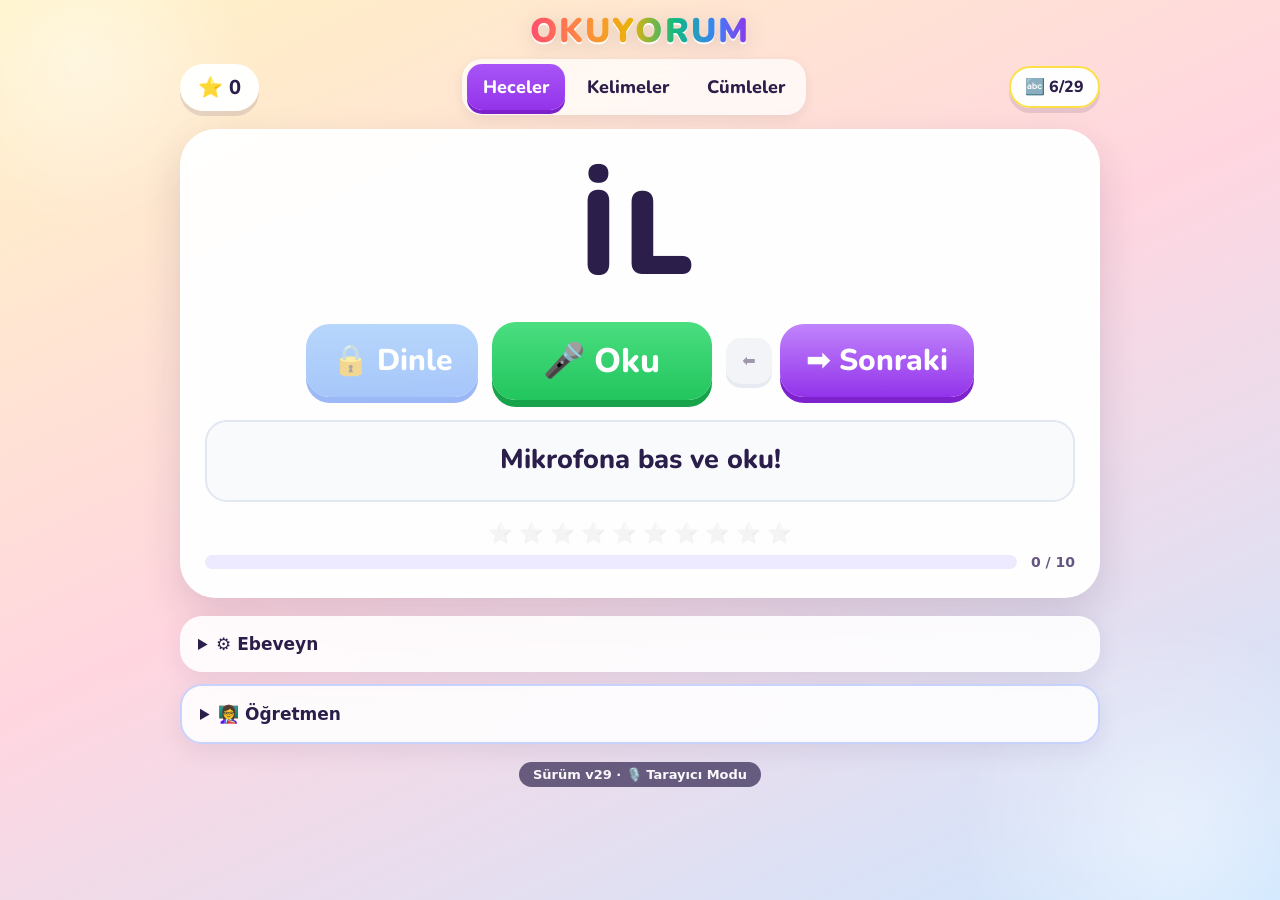
<file: index.html>
<!DOCTYPE html>
<html lang="tr">
<head>
  <meta charset="UTF-8">
  <meta name="viewport" content="width=device-width, initial-scale=1, viewport-fit=cover">
  <title>Okuyorum</title>
  <meta name="description" content="Okumayı yeni öğrenen çocuklar için sesli okuma uygulaması">
  <meta name="theme-color" content="#ff7a59">
  <link rel="manifest" href="manifest.json">
  <link rel="icon" href="icon-192.png">
  <link rel="apple-touch-icon" href="icon-192.png">
  <link rel="preconnect" href="https://fonts.googleapis.com">
  <link rel="preconnect" href="https://fonts.gstatic.com" crossorigin>
  <link href="https://fonts.googleapis.com/css2?family=Nunito:wght@700;800;900&display=swap" rel="stylesheet">
  <link rel="stylesheet" href="style.css">
</head>
<body>
  <!-- Okul ve sınıf başlığı -->
  <div class="school-banner" aria-live="polite">
    <span id="schoolTitle" class="school-title">OKUYORUM</span>
  </div>

  <!-- Üst çubuk: puan, seviye seçimi, sınıf ve harf seçimi -->
  <header class="topbar">
    <div id="score" class="pill score-pill" aria-live="polite">⭐ 0</div>
    <nav id="levels" class="levels" aria-label="Seviyeler">
      <button class="lvl" data-level="1">Heceler</button>
      <button class="lvl" data-level="2">Kelimeler</button>
      <button class="lvl" data-level="3">Cümleler</button>
      <button id="homeworkTab" class="lvl lvl-hw" data-level="4" hidden>📚 Ödev</button>
    </nav>
    <div class="top-right">
      <span id="classBadge" class="pill class-pill" hidden></span>
      <span id="lettersBadge" class="pill letters-pill">🔤 6/29</span>
    </div>
  </header>

  <!-- Ana okuma kartı -->
  <main id="card" class="card">
    <div id="stage" class="stage">
      <!-- Doğru okuyunca ödül emojisi burada görünür; okuma sırasında tamamen gizli -->
      <div id="reward" class="reward" aria-hidden="true"></div>

      <div id="word" class="word" aria-live="polite"></div>
    </div>

    <!-- Yapay zekâ kayıt süresi geri sayım çubuğu -->
    <div id="recTrack" class="rec-track" hidden><div id="recBar"></div></div>

    <div class="actions">
      <button id="listen" class="btn btn-listen" type="button">🔊 Dinle</button>
      <button id="mic" class="btn btn-mic" type="button">🎤 Oku</button>
      <div class="nav-group">
        <button id="prev" class="btn-prev" type="button" title="Önceki" aria-label="Önceki">⬅️</button>
        <button id="next" class="btn btn-next" type="button">➡️ Sonraki</button>
      </div>
    </div>

    <div id="msgWrap" class="msg-wrap" role="status" aria-live="polite">
      <span id="msgSource" class="msg-source" hidden></span>
      <span id="msg" class="msg">Mikrofona bas ve oku!</span>
      <span id="msgHeard" class="msg-heard" hidden></span>
    </div>

    <!-- 10 yıldızlı tur ilerleme çubuğu -->
    <div class="round-wrap" aria-label="Tur ilerlemesi">
      <div id="stars" class="stars" aria-hidden="true"></div>
      <div class="progress-row">
        <div class="progress" aria-hidden="true"><div id="bar"></div></div>
        <span id="roundLabel" class="round-label">0 / 10</span>
      </div>
    </div>
  </main>

  <!-- 1) Ebeveyn bölümü (çarpma sorusu kilidiyle açılır) -->
  <details id="parent" class="parent">
    <summary id="parentSummary">⚙️ Ebeveyn</summary>

    <!-- Yapay zekâ modu şimdilik arayüzde gizli (kodda korunuyor) -->
    <section id="aiSection" class="parent-section" hidden>
      <h3>🤖 Yapay zekâ modu (isteğe bağlı)</h3>
      <p>Gemini API anahtarınızı girerseniz çocuğun sesi yapay zekâ ile daha esnek değerlendirilir.</p>
      <input id="key" type="password" placeholder="AIza..." autocomplete="off">
      <div class="row">
        <button id="saveKey" class="small" type="button">Kaydet</button>
        <button id="testKey" class="small" type="button">Anahtarı test et</button>
        <button id="showKey" class="small ghost" type="button">👁️ Göster</button>
        <button id="clearKey" class="small ghost" type="button">Anahtarı sil</button>
      </div>
      <div id="keyState" class="key-state" role="status" aria-live="polite"></div>
    </section>

    <!-- 1. Sıra: Sınıf bağlantısı -->
    <section class="parent-section">
      <h3>🏫 Sınıf bağlantısı</h3>
      <div id="classJoinForm">
        <p>Öğretmeninizin paylaştığı sınıf davet kodunu girin:</p>
        <div class="row">
          <input id="classCodeInput" type="text" placeholder="Örn: 1B" autocomplete="off" style="flex:1;min-width:140px;text-transform:uppercase">
          <button id="joinClassBtn" class="small" type="button">Sınıfa bağlan</button>
        </div>
      </div>
      <div id="classConnectedBox" class="class-card" hidden>
        <div id="classConnectedInfo" class="class-card-title"></div>
        <button id="leaveClassBtn" class="small ghost" type="button">Sınıftan ayrıl</button>
      </div>
      <div id="classJoinState" class="key-state" role="status" aria-live="polite" hidden></div>
    </section>

    <!-- 2. Sıra: Okuma hızı -->
    <section class="parent-section">
      <h3>🔊 Okuma hızı</h3>
      <p>Kaydırıcıyı oynattığınızda hız otomatik seslendirilir.</p>
      <div class="rate-row">
        <input id="speechRate" type="range" min="0.5" max="1.4" step="0.05">
        <span id="speechRateLabel" class="rate-label"></span>
        <button id="testSpeech" class="small ghost" type="button">🔊 Hızı dene</button>
      </div>
    </section>

    <!-- 3. Sıra: Geldiğimiz harfler (isteğe bağlı geçici seçim) -->
    <section class="parent-section">
      <h3>🔤 Geldiğimiz harfler</h3>
      <p>Sınıfa bağlıysanız oyun her açılışta öğretmenin belirlediği harflerle başlar. Bu oturumda farklı harf çalışmak için seçebilirsiniz.</p>
      <button id="openLettersBtn" class="small" type="button">🔤 Geldiğimiz harfleri seç</button>
    </section>

    <!-- 4. Sıra: İlerleme sıfırlama -->
    <section class="parent-section">
      <h3>🧹 İlerleme</h3>
      <button id="resetAll" class="small danger" type="button">Puan ve ilerlemeyi sıfırla</button>
    </section>
  </details>

  <!-- 2) Öğretmen bölümü (kendi girişiyle açılır) -->
  <details id="teacherPanel" class="parent teacher-panel">
    <summary id="teacherSummary">👩‍🏫 Öğretmen</summary>

    <section class="parent-section">
      <div id="teacherLoginForm">
        <h3>👩‍🏫 Öğretmen Girişi</h3>
        <p>Sınıfınıza harf seviyesi belirlemek ve sayfa tarayıp ödev yayınlamak için giriş yapın.</p>
        <div class="stack-inputs">
          <input id="teacherEmail" type="email" placeholder="ogretmen@okul.com" autocomplete="username">
          <input id="teacherPass" type="password" placeholder="Şifre" autocomplete="current-password">
        </div>
        <div class="row">
          <button id="teacherLoginBtn" class="small" type="button">Giriş yap</button>
        </div>
        <div id="teacherAuthMsg" class="key-state" hidden></div>
      </div>

      <div id="teacherArea" hidden>
        <div class="teacher-bar">
          <span id="teacherInfo" class="teacher-info"></span>
          <div class="teacher-bar-actions">
            <a id="adminPageLink" href="admin.html" class="small admin-link-btn" hidden>👑 Yönetim Sayfası</a>
            <button id="teacherLogoutBtn" class="small ghost" type="button">Çıkış yap</button>
          </div>
        </div>

        <!-- Sınıfım & Paylaşım -->
        <div class="sub-box">
          <div id="teacherClassHeading" class="teacher-class-title">🏫 Sınıfım</div>
          <div id="teacherClassSelectWrap" hidden>
            <label class="field-label" for="teacherClassSelect">Sınıf seçin</label>
            <select id="teacherClassSelect" class="select-box"></select>
          </div>
          <div id="teacherCreateClassRow" class="row" hidden>
            <input id="newClassName" type="text" placeholder="Yeni sınıf adı (ör: 1B)" style="flex:1;min-width:150px">
            <button id="createClassBtn" class="small" type="button">+ Sınıf oluştur</button>
          </div>
          <div id="classShareRow" class="share-box" hidden>
            <label class="field-label" for="classShareUrl">Veli davet linki</label>
            <div class="share-line">
              <input id="classShareUrl" type="text" readonly>
            </div>
            <div class="row">
              <button id="whatsappShareBtn" class="small wa-btn" type="button">💬 WhatsApp'ta Paylaş</button>
              <button id="copyClassLinkBtn" class="small" type="button">📋 Linki Kopyala</button>
              <button id="previewClassBtn" class="small ghost" type="button">👁️ Bu sınıfa geç</button>
            </div>
          </div>
        </div>

        <!-- Geldiğimiz harfler (Öğretmen) -->
        <div id="teacherLettersBox" class="sub-box" hidden>
          <h4>🔤 Geldiğimiz Harfler</h4>
          <p>Öğrendiğiniz son harfe dokunun, otomatik kaydedilir. Öğrencilerin oyunu her açılışta bu harflerle başlar.</p>
          <div id="teacherLetterGrid" class="letter-grid"></div>
          <div id="teacherLetterInfo" class="picker-info"></div>
          <div id="teacherLetterState" class="key-state" hidden></div>
        </div>

        <!-- Kameradan sayfa tarama -->
        <div class="sub-box">
          <h4>📷 Kameradan sayfa tara ve yayınla</h4>
          <p>Fotoğraf yalnızca metni okumak için kullanılır, hiçbir yere kaydedilmez.</p>
          <input id="pageCameraInput" type="file" accept="image/*" capture="environment" hidden>
          <input id="pageGalleryInput" type="file" accept="image/*" hidden>
          <div class="row">
            <button id="scanCameraBtn" class="small" type="button">📷 Kamera ile tara</button>
            <button id="scanGalleryBtn" class="small ghost" type="button">🖼️ Galeriden seç</button>
            <button id="addManualRowBtn" class="small ghost" type="button">✏️ Elle ekle</button>
          </div>
          <div id="scanState" class="key-state" hidden></div>

          <!-- Taranan liste önizleme ve düzenleme -->
          <div id="scanReview" hidden>
            <div id="scanList" class="scan-list"></div>
            <label class="chk-inline">
              <input id="replaceHomeworkChk" type="checkbox" checked>
              <span>Önceki "Günün Ödevi" listesini yenisiyle değiştir</span>
            </label>
            <div class="row">
              <button id="publishScanBtn" class="small good-btn" type="button">🚀 Sınıfımda yayınla</button>
              <button id="clearScanBtn" class="small ghost" type="button">Listeyi temizle</button>
            </div>
          </div>
        </div>

        <!-- Mevcut sınıf kelimeleri -->
        <div id="classWordsBox" class="sub-box" hidden>
          <h4>📚 SINIFA AİT KELİMELER</h4>
          <div id="classWordsList" class="class-words-list"></div>
        </div>

        <!-- Harf sırası (Ebeveynden taşındı) -->
        <div class="sub-box">
          <h4>🧩 Harf sırası</h4>
          <p>Sınıfınızda farklı bir ses/harf sırası kullanıyorsanız düzenleyip kaydedin.</p>
          <textarea id="order" rows="3"></textarea>
          <div class="row">
            <button id="saveOrder" class="small" type="button">Sırayı kaydet</button>
            <button id="resetOrder" class="small ghost" type="button">Varsayılan (MEB 2024)</button>
          </div>
        </div>
      </div>
    </section>
  </details>

  <div id="ver" class="ver">Sürüm ?</div>

  <!-- Harf seçici ekran -->
  <div id="picker" class="overlay" hidden>
    <div class="picker-box" role="dialog" aria-modal="true" aria-labelledby="pickerTitle">
      <button id="pickerClose" class="picker-close" type="button" aria-label="Kapat">✕</button>
      <h2 id="pickerTitle">Hangi harfe kadar geldin?</h2>
      <p>Öğrendiğin <b>son harfe</b> dokun; otomatik kaydedilir.</p>
      <div id="letterGrid" class="letter-grid"></div>
      <div id="pickerInfo" class="picker-info"></div>
      <button id="startBtn" class="btn btn-start" type="button">✅ Tamam</button>
    </div>
  </div>

  <!-- Ebeveyn matematik kilidi -->
  <div id="gateModal" class="overlay" hidden>
    <div class="picker-box gate-box" role="dialog" aria-modal="true" aria-labelledby="gateTitle">
      <button id="gateClose" class="picker-close" type="button" aria-label="Kapat">✕</button>
      <h2 id="gateTitle">🔒 Ebeveyn Kontrolü</h2>
      <p>Devam etmek için çarpma sorusunu çözün:</p>
      <div id="gateQuestion" class="gate-q"></div>
      <form id="gateForm" class="gate-form">
        <input id="gateAnswer" class="gate-input" type="number" inputmode="numeric" autocomplete="off" placeholder="Cevap">
        <button id="gateSubmit" class="btn btn-start" type="submit">Giriş</button>
      </form>
      <div id="gateErr" class="gate-err" aria-live="polite"></div>
    </div>
  </div>

  <canvas id="confetti"></canvas>

  <script src="words.js"></script>
  <script src="cloud.js"></script>
  <script src="app.js"></script>
</body>
</html>
</file>
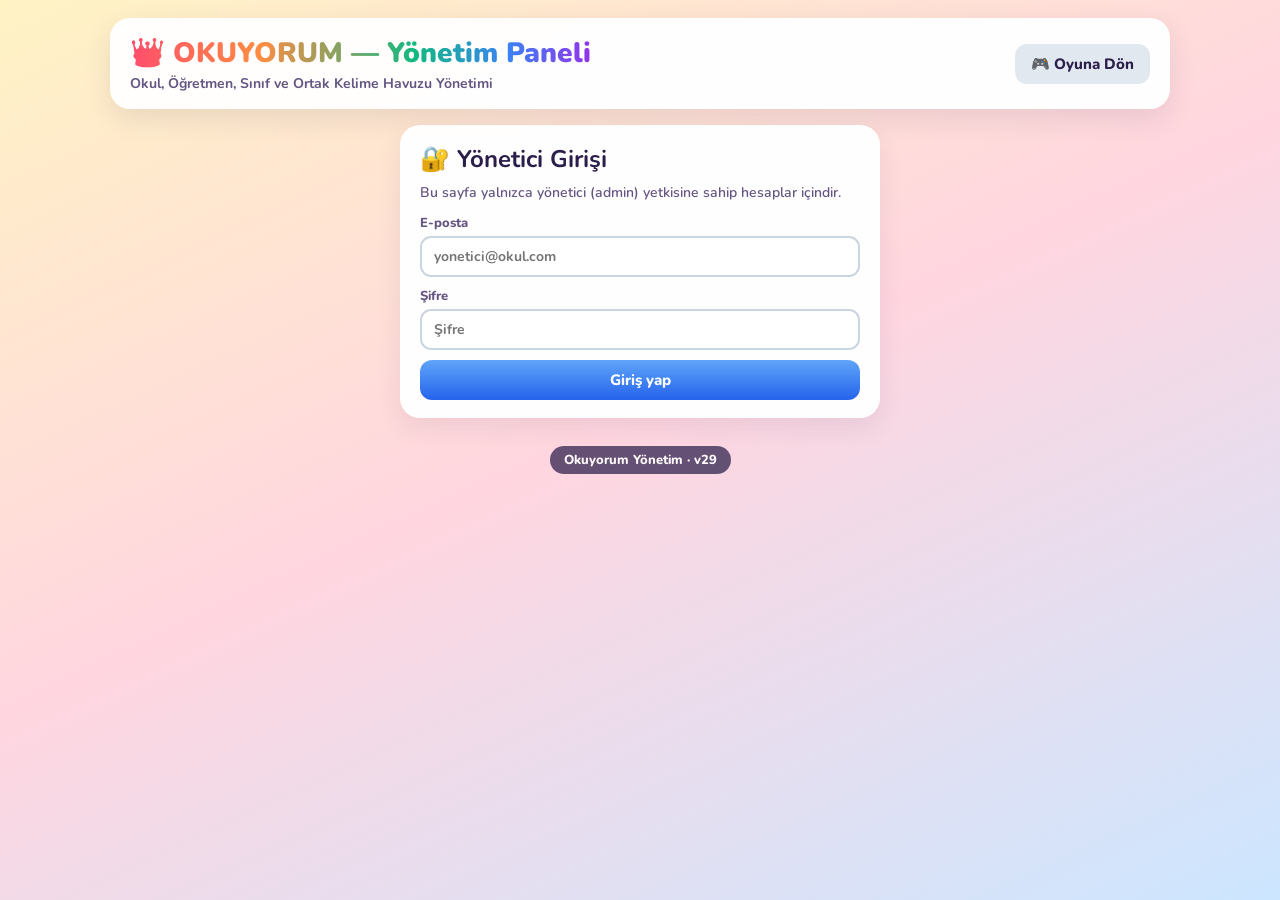
<file: admin.html>
<!DOCTYPE html>
<html lang="tr">
<head>
  <meta charset="UTF-8">
  <meta name="viewport" content="width=device-width, initial-scale=1, viewport-fit=cover">
  <title>Okuyorum — Yönetim Paneli</title>
  <meta name="theme-color" content="#ff7a59">
  <link rel="icon" href="icon-192.png">
  <link rel="preconnect" href="https://fonts.googleapis.com">
  <link rel="preconnect" href="https://fonts.gstatic.com" crossorigin>
  <link href="https://fonts.googleapis.com/css2?family=Nunito:wght@600;700;800;900&display=swap" rel="stylesheet">
  <link rel="stylesheet" href="admin.css">
</head>
<body>
  <header class="adm-header">
    <div class="adm-brand">
      <div class="adm-title">👑 OKUYORUM — Yönetim Paneli</div>
      <div class="adm-subtitle">Okul, Öğretmen, Sınıf ve Ortak Kelime Havuzu Yönetimi</div>
    </div>
    <div class="adm-header-actions">
      <span id="adminUserChip" class="adm-chip" hidden></span>
      <a href="index.html" class="adm-btn ghost">🎮 Oyuna Dön</a>
      <button id="adminLogoutBtn" class="adm-btn danger" type="button" hidden>Çıkış yap</button>
    </div>
  </header>

  <!-- Giriş kartı -->
  <section id="adminLoginCard" class="adm-card adm-narrow" hidden>
    <h2>🔐 Yönetici Girişi</h2>
    <p class="adm-muted">Bu sayfa yalnızca yönetici (admin) yetkisine sahip hesaplar içindir.</p>
    <form id="adminLoginForm" class="adm-stack">
      <label class="adm-label">
        E-posta
        <input id="adminEmail" type="email" placeholder="yonetici@okul.com" autocomplete="username" required>
      </label>
      <label class="adm-label">
        Şifre
        <input id="adminPass" type="password" placeholder="Şifre" autocomplete="current-password" required>
      </label>
      <button id="adminLoginBtn" class="adm-btn primary" type="submit">Giriş yap</button>
    </form>
    <div id="adminLoginMsg" class="adm-state" hidden></div>
  </section>

  <!-- Yetkisiz kullanıcı kartı -->
  <section id="adminDeniedCard" class="adm-card adm-narrow" hidden>
    <h2>⛔ Yönetici Yetkisi Gerekli</h2>
    <p class="adm-muted">Şu anda standart öğretmen hesabıyla oturum açık. Yönetim panelini kullanmak için yönetici hesabıyla giriş yapın.</p>
    <div class="adm-row">
      <a href="index.html" class="adm-btn primary">🎮 Oyuna Dön</a>
      <button id="adminSwitchAccountBtn" class="adm-btn ghost" type="button">Başka hesapla giriş yap</button>
    </div>
  </section>

  <!-- Ana Yönetim Paneli -->
  <main id="adminDash" class="adm-main" hidden>
    <!-- Özet KPI kartları -->
    <section class="adm-kpis" aria-label="Özet sayılar">
      <div class="kpi-card">
        <div class="kpi-num" id="kpiTeachers">0</div>
        <div class="kpi-lbl">👩‍🏫 Öğretmen</div>
      </div>
      <div class="kpi-card">
        <div class="kpi-num" id="kpiClasses">0</div>
        <div class="kpi-lbl">🏫 Sınıf</div>
      </div>
      <div class="kpi-card kpi-warn">
        <div class="kpi-num" id="kpiPending">0</div>
        <div class="kpi-lbl">⏳ Onay Bekleyen</div>
      </div>
      <div class="kpi-card kpi-good">
        <div class="kpi-num" id="kpiGlobal">0</div>
        <div class="kpi-lbl">📚 Bulut Ortak Kelime</div>
      </div>
    </section>

    <div id="edgeUpgradeNotice" class="adm-notice" hidden>
      ℹ️ Öğretmen listeleme/düzenleme için Supabase üzerindeki <code>create-teacher</code> Edge Function kodunu güncelleyin (sınıf ve kelime yönetimi şu anda da çalışır).
    </div>

    <!-- Sekmeler -->
    <nav class="adm-tabs" aria-label="Yönetim sekmeleri">
      <button id="tabBtnTeachers" class="adm-tab active" type="button">👩‍🏫 Öğretmenler & Sınıflar</button>
      <button id="tabBtnPending" class="adm-tab" type="button">
        ✅ Onay Kuyruğu <span id="pendingTabBadge" class="tab-badge" hidden>0</span>
      </button>
      <button id="tabBtnGlobal" class="adm-tab" type="button">📚 Ortak Kelime Havuzu</button>
    </nav>

    <!-- SEKME 1: ÖĞRETMENLER VE SINIFLAR -->
    <section id="tabTeachers" class="adm-tab-panel">
      <div class="adm-grid-2">
        <!-- Yeni öğretmen + sınıf ekle -->
        <div class="adm-card">
          <h3>➕ Yeni Öğretmen & Sınıf Ekle</h3>
          <p class="adm-muted">Okul adı, öğretmen ve sınıf girin; hesap otomatik onaylı açılır ve sınıf öğretmene atanır.</p>
          <div class="adm-stack">
            <input id="newTeacherSchool" type="text" placeholder="Okul adı (ör: ALİ KUŞÇU İLKOKULU)" autocomplete="off" style="text-transform:uppercase">
            <input id="newTeacherName" type="text" placeholder="Öğretmen adı (ör: Ayşe Yılmaz)" autocomplete="off">
            <input id="newTeacherEmail" type="email" placeholder="ogretmen@okul.com" autocomplete="off">
            <input id="newTeacherPass" type="password" placeholder="Şifre (en az 6 karakter)" autocomplete="new-password">
            <input id="newTeacherClass" type="text" placeholder="Sınıf (ör: 1B veya 1F)" autocomplete="off" style="text-transform:uppercase">
            <button id="createTeacherBtn" class="adm-btn primary" type="button">+ Öğretmen & Sınıf Oluştur</button>
          </div>
          <div id="createTeacherState" class="adm-state" hidden></div>
        </div>

        <!-- Yeni sınıf oluştur -->
        <div class="adm-card">
          <h3>🏫 Ek Sınıf Oluştur</h3>
          <p class="adm-muted">Mevcut bir öğretmene veya yöneticiye yeni şube/sınıf ekleyin.</p>
          <div class="adm-stack">
            <input id="newClassSchool" type="text" placeholder="Okul adı (ör: ALİ KUŞÇU İLKOKULU)" autocomplete="off" style="text-transform:uppercase">
            <input id="newClassName" type="text" placeholder="Sınıf adı (ör: 1G)" autocomplete="off" style="text-transform:uppercase">
            <select id="newClassTeacher"></select>
            <button id="createClassBtn" class="adm-btn good" type="button">+ Sınıf Oluştur</button>
          </div>
          <div id="classesState" class="adm-state" hidden></div>
        </div>
      </div>

      <!-- Kayıtlı öğretmenler listesi -->
      <div class="adm-card">
        <div class="adm-card-head">
          <h3>👩‍🏫 Kayıtlı Öğretmenler & Yöneticiler</h3>
          <div class="adm-row">
            <input id="teacherSearch" type="search" placeholder="Okul, ad veya e-posta ara...">
            <button id="refreshTeachersBtn" class="adm-btn ghost small" type="button">🔄 Yenile</button>
          </div>
        </div>
        <div id="teachersState" class="adm-state" hidden></div>
        <div id="teachersList" class="adm-list"></div>
      </div>

      <!-- Kayıtlı sınıflar listesi -->
      <div class="adm-card">
        <div class="adm-card-head">
          <h3>🏫 Sınıflar & Harf Seviyeleri</h3>
        </div>
        <div id="classesList" class="adm-list"></div>
      </div>
    </section>

    <!-- SEKME 2: ONAY KUYRUĞU -->
    <section id="tabPending" class="adm-tab-panel" hidden>
      <div class="adm-card">
        <div class="adm-card-head">
          <div>
            <h3>✅ Ödevlerden Gelen Kelime & Cümle Onay Kuyruğu</h3>
            <p class="adm-muted">Öğretmenlerin sınıflarına eklediği yeni kelimeleri kontrol edip tek tek veya topluca tüm oyunun ortak havuzuna alın. Yanındaki rozet kelimenin MEB 2024 sırasına göre kaçıncı harfte açılacağını gösterir.</p>
          </div>
          <div class="adm-row">
            <select id="pendingClassFilter"></select>
            <button id="refreshPendingBtn" class="adm-btn ghost small" type="button">🔄 Yenile</button>
            <button id="approveAllPendingBtn" class="adm-btn good small" type="button">✅ Görünenleri Ortak Havuza Al</button>
          </div>
        </div>
        <div id="pendingState" class="adm-state" hidden></div>
        <div id="pendingList" class="adm-list"></div>
      </div>
    </section>

    <!-- SEKME 3: ORTAK KELİME HAVUZU -->
    <section id="tabGlobal" class="adm-tab-panel" hidden>
      <div class="adm-grid-2">
        <!-- Elle hızlı ekleme -->
        <div class="adm-card">
          <h3>✏️ Ortak Havuza Doğrudan Ekle</h3>
          <p class="adm-muted">Her satıra bir kelime veya cümle yazın. İsterseniz sonuna boşlukla emoji ekleyin (ör: <code>KİTAP 📖</code>).</p>
          <div class="adm-stack">
            <select id="globalAddKind">
              <option value="word">Kelime</option>
              <option value="sentence">Cümle</option>
            </select>
            <textarea id="globalAddText" rows="5" placeholder="ELMA 🍎&#10;KALEM ✏️&#10;DEFTER 📓"></textarea>
            <button id="globalAddBtn" class="adm-btn good" type="button">➕ Ortak Havuza Ekle</button>
          </div>
          <div id="globalAddState" class="adm-state" hidden></div>
        </div>

        <!-- Sayfa tarayıp doğrudan ortak havuza ekleme -->
        <div class="adm-card">
          <h3>📷 Sayfa Tara & Ortak Havuza Al</h3>
          <p class="adm-muted">Kitap sayfası tarayın; yeni kelimeleri seçip doğrudan tüm okulun ortak havuzuna ekleyin.</p>
          <input id="globalScanCamInput" type="file" accept="image/*" capture="environment" hidden>
          <input id="globalScanGalInput" type="file" accept="image/*" hidden>
          <div class="adm-row">
            <button id="globalScanCamBtn" class="adm-btn primary small" type="button">📷 Kamera</button>
            <button id="globalScanGalBtn" class="adm-btn ghost small" type="button">🖼️ Galeri</button>
          </div>
          <div id="globalScanState" class="adm-state" hidden></div>
          <div id="globalScanReview" hidden>
            <div id="globalScanList" class="adm-list compact"></div>
            <div class="adm-row">
              <button id="globalPublishScanBtn" class="adm-btn good small" type="button">🚀 Seçilenleri Ortak Havuza Ekle</button>
              <button id="globalClearScanBtn" class="adm-btn ghost small" type="button">Temizle</button>
            </div>
          </div>
        </div>
      </div>

      <!-- Sistemdeki bulut ortak kelimeleri -->
      <div class="adm-card">
        <div class="adm-card-head">
          <div>
            <h3>📚 Sisteme Eklenen Ortak Kelimeler & Cümleler</h3>
            <p id="globalStatsNote" class="adm-muted"></p>
          </div>
          <div class="adm-row">
            <input id="globalSearch" type="search" placeholder="Kelime veya cümle ara...">
            <select id="globalKindFilter">
              <option value="all">Tümü</option>
              <option value="word">Sadece Kelimeler</option>
              <option value="sentence">Sadece Cümleler</option>
            </select>
            <button id="refreshGlobalBtn" class="adm-btn ghost small" type="button">🔄 Yenile</button>
          </div>
        </div>
        <div id="globalListState" class="adm-state" hidden></div>
        <div id="globalList" class="adm-list"></div>
      </div>
    </section>
  </main>

  <footer id="adminVer" class="adm-footer">Okuyorum Yönetim</footer>

  <script src="words.js"></script>
  <script src="cloud.js"></script>
  <script src="admin.js"></script>
</body>
</html>
</file>
<file: style.css>
/* =====================================================================
   style.css — modern, çocuk dostu, yüksek kontrastlı, tablet uyumlu
   ===================================================================== */
:root {
  --orange: #ff7a59;
  --orange-d: #d95232;
  --yellow: #ffd84d;
  --green: #22c55e;
  --green-d: #16a34a;
  --blue: #3b82f6;
  --blue-d: #2563eb;
  --purple: #9333ea;
  --purple-d: #7e22ce;
  --red: #f43f5e;
  --red-d: #e11d48;
  --ink: #2b1e4a;
  --muted: #645582;
  --card: rgba(255, 255, 255, 0.96);
  --shadow: 0 18px 40px rgba(43, 30, 74, 0.14);
}

* { box-sizing: border-box; -webkit-tap-highlight-color: transparent; }

body {
  margin: 0;
  min-height: 100vh;
  position: relative;
  overflow-x: hidden;
  font-family: "Nunito", "Quicksand", "Trebuchet MS", system-ui, -apple-system, sans-serif;
  color: var(--ink);
  background: linear-gradient(155deg, #fff3c4 0%, #ffd6e0 48%, #cce6ff 100%);
  display: flex;
  flex-direction: column;
  align-items: center;
  padding: 12px 14px 44px;
}

/* Dekoratif yumuşak arka plan bulutları (düzeni etkilemez) */
body::before, body::after {
  content: "";
  position: fixed;
  border-radius: 50%;
  pointer-events: none;
  z-index: 0;
  opacity: 0.45;
}
body::before {
  width: 340px; height: 340px;
  top: -110px; left: -90px;
  background: radial-gradient(circle, #fff 0%, transparent 72%);
}
body::after {
  width: 420px; height: 420px;
  bottom: -140px; right: -100px;
  background: radial-gradient(circle, #fff 0%, transparent 72%);
}

body > * { position: relative; z-index: 1; }

button {
  font-family: inherit;
  cursor: pointer;
  border: 0;
  color: #fff;
  transition: transform .12s ease, box-shadow .12s ease, filter .12s ease, background .15s ease;
}
button:active:not(:disabled) { transform: translateY(3px) scale(.98); }
button:focus-visible { outline: 4px solid #1e1b4b; outline-offset: 2px; }
button:disabled { opacity: .45; cursor: not-allowed; }

/* ---------- Alt durum şeridi ---------- */
.ver {
  font: 700 13px/1.2 system-ui, -apple-system, sans-serif;
  background: rgba(43, 30, 74, 0.85);
  color: #fff;
  padding: 5px 14px;
  border-radius: 999px;
  margin-top: 18px;
  opacity: 0.8;
  backdrop-filter: blur(6px);
}

/* ---------- Okul ve sınıf başlığı ---------- */
.school-banner {
  width: min(100%, 920px);
  text-align: center;
  margin: 0 0 8px;
  line-height: 1.15;
}
.school-title {
  display: inline-block;
  font-size: clamp(22px, 4.8vw, 34px);
  font-weight: 900;
  letter-spacing: 0.06em;
  background: linear-gradient(90deg, #ff4d6d 0%, #ff8c42 24%, #eab308 46%, #10b981 66%, #3b82f6 84%, #9333ea 100%);
  -webkit-background-clip: text;
  background-clip: text;
  color: transparent;
  filter: drop-shadow(0 2px 0 rgba(255, 255, 255, 0.92)) drop-shadow(0 4px 10px rgba(43, 30, 74, 0.14));
}

/* ---------- Üst çubuk ---------- */
.topbar {
  width: min(100%, 920px);
  display: flex;
  flex-wrap: wrap;
  gap: 10px;
  align-items: center;
  justify-content: space-between;
  margin-bottom: 14px;
}

.pill {
  background: var(--card);
  color: var(--ink);
  font-size: 20px;
  font-weight: 800;
  padding: 10px 18px;
  border-radius: 999px;
  box-shadow: 0 5px 0 rgba(43, 30, 74, 0.12);
}

.score-pill.pop { animation: pop .45s ease; }
@keyframes pop { 40% { transform: scale(1.18); } }

.top-right {
  display: inline-flex;
  align-items: center;
  gap: 8px;
  flex-wrap: wrap;
}
.class-pill {
  background: #fef3c7;
  border: 2px solid #f59e0b;
  font-size: 16px;
  padding: 8px 14px;
}
.class-pill[hidden] { display: none; }
.lvl[hidden] { display: none; }
.lvl-hw.active {
  background: linear-gradient(180deg, #fb923c, var(--orange));
  box-shadow: 0 4px 0 var(--orange-d);
}

.btn-letters {
  background: #fff;
  border: 2px solid #ffd84d;
}
.btn-letters:hover { filter: brightness(.98); }

.levels {
  display: flex;
  gap: 6px;
  padding: 5px;
  background: rgba(255, 255, 255, 0.72);
  border-radius: 20px;
  box-shadow: 0 4px 12px rgba(43, 30, 74, 0.08);
  backdrop-filter: blur(8px);
}

.lvl {
  background: transparent;
  color: var(--ink);
  font-size: 18px;
  font-weight: 800;
  padding: 10px 16px;
  border-radius: 15px;
  min-height: 46px;
}
.lvl.active {
  background: linear-gradient(180deg, #a855f7, var(--purple));
  color: #fff;
  box-shadow: 0 4px 0 var(--purple-d);
}

/* ---------- Ana kart ---------- */
.card {
  width: min(100%, 920px);
  background: var(--card);
  border-radius: 36px;
  padding: 28px 22px 26px;
  text-align: center;
  box-shadow: var(--shadow);
  border: 3px solid rgba(255, 255, 255, 0.9);
  overflow: hidden;
  will-change: transform, opacity;
  transform-origin: center center;
}

/* 1) Slide */
.card.fx-slide-out-l { animation: fxSlideOutL .22s ease forwards; }
.card.fx-slide-out-r { animation: fxSlideOutR .22s ease forwards; }
.card.fx-slide-in-r { animation: fxSlideInR .44s cubic-bezier(.22, 1, .36, 1) both; }
.card.fx-slide-in-l { animation: fxSlideInL .44s cubic-bezier(.22, 1, .36, 1) both; }
@keyframes fxSlideOutL { to { opacity: 0; transform: translateX(-70px) rotate(-2deg) scale(.95); } }
@keyframes fxSlideOutR { to { opacity: 0; transform: translateX(70px) rotate(2deg) scale(.95); } }
@keyframes fxSlideInR {
  from { opacity: 0; transform: translateX(80px) rotate(2deg) scale(.95); }
  70% { opacity: 1; transform: translateX(-6px) rotate(-.5deg) scale(1.01); }
  to { opacity: 1; transform: translateX(0) rotate(0) scale(1); }
}
@keyframes fxSlideInL {
  from { opacity: 0; transform: translateX(-80px) rotate(-2deg) scale(.95); }
  70% { opacity: 1; transform: translateX(6px) rotate(.5deg) scale(1.01); }
  to { opacity: 1; transform: translateX(0) rotate(0) scale(1); }
}

/* 2) Zoom */
.card.fx-zoom-out { animation: fxZoomOut .22s ease forwards; }
.card.fx-zoom-in { animation: fxZoomIn .44s cubic-bezier(.34, 1.56, .64, 1) both; }
@keyframes fxZoomOut { to { opacity: 0; transform: scale(.78); } }
@keyframes fxZoomIn {
  from { opacity: 0; transform: scale(.78); }
  70% { opacity: 1; transform: scale(1.03); }
  to { opacity: 1; transform: scale(1); }
}

/* 3) Bounce */
.card.fx-bounce-out { animation: fxBounceOut .22s ease forwards; }
.card.fx-bounce-in { animation: fxBounceIn .44s cubic-bezier(.22, 1, .36, 1) both; }
@keyframes fxBounceOut { to { opacity: 0; transform: translateY(-48px) scale(.94); } }
@keyframes fxBounceIn {
  0% { opacity: 0; transform: translateY(-60px) scale(.92); }
  65% { opacity: 1; transform: translateY(10px) scale(1.02); }
  85% { transform: translateY(-4px) scale(.99); }
  100% { opacity: 1; transform: translateY(0) scale(1); }
}

/* 4) 3D Kart Çevirme */
.card.fx-flip-out-l { animation: fxFlipOutL .22s ease forwards; }
.card.fx-flip-out-r { animation: fxFlipOutR .22s ease forwards; }
.card.fx-flip-in-r { animation: fxFlipInR .44s cubic-bezier(.22, 1, .36, 1) both; }
.card.fx-flip-in-l { animation: fxFlipInL .44s cubic-bezier(.22, 1, .36, 1) both; }
@keyframes fxFlipOutL { to { opacity: 0; transform: perspective(1000px) rotateY(-42deg) scale(.92); } }
@keyframes fxFlipOutR { to { opacity: 0; transform: perspective(1000px) rotateY(42deg) scale(.92); } }
@keyframes fxFlipInR {
  from { opacity: 0; transform: perspective(1000px) rotateY(48deg) scale(.92); }
  to { opacity: 1; transform: perspective(1000px) rotateY(0) scale(1); }
}
@keyframes fxFlipInL {
  from { opacity: 0; transform: perspective(1000px) rotateY(-48deg) scale(.92); }
  to { opacity: 1; transform: perspective(1000px) rotateY(0) scale(1); }
}

/* 5) Swing / Sallanma */
.card.fx-swing-out-l { animation: fxSwingOutL .22s ease forwards; }
.card.fx-swing-out-r { animation: fxSwingOutR .22s ease forwards; }
.card.fx-swing-in-r { animation: fxSwingInR .44s cubic-bezier(.22, 1, .36, 1) both; }
.card.fx-swing-in-l { animation: fxSwingInL .44s cubic-bezier(.22, 1, .36, 1) both; }
@keyframes fxSwingOutL { to { opacity: 0; transform: rotate(-6deg) translate(-30px, 14px) scale(.94); } }
@keyframes fxSwingOutR { to { opacity: 0; transform: rotate(6deg) translate(30px, 14px) scale(.94); } }
@keyframes fxSwingInR {
  0% { opacity: 0; transform: rotate(7deg) translateY(20px) scale(.93); }
  65% { opacity: 1; transform: rotate(-2.5deg) translateY(-4px) scale(1.01); }
  100% { opacity: 1; transform: rotate(0) translateY(0) scale(1); }
}
@keyframes fxSwingInL {
  0% { opacity: 0; transform: rotate(-7deg) translateY(20px) scale(.93); }
  65% { opacity: 1; transform: rotate(2.5deg) translateY(-4px) scale(1.01); }
  100% { opacity: 1; transform: rotate(0) translateY(0) scale(1); }
}

/* 6) Rise */
.card.fx-rise-out { animation: fxRiseOut .22s ease forwards; }
.card.fx-rise-in { animation: fxRiseIn .44s cubic-bezier(.22, 1, .36, 1) both; }
@keyframes fxRiseOut { to { opacity: 0; transform: translateY(44px) scale(.94); } }
@keyframes fxRiseIn {
  from { opacity: 0; transform: translateY(54px) scale(.94); }
  75% { opacity: 1; transform: translateY(-5px) scale(1.01); }
  to { opacity: 1; transform: translateY(0) scale(1); }
}

/* Okuma sırasında tamamen gizli; doğru okuyunca ödül emojisi görünür */
.reward {
  font-size: clamp(72px, 16vw, 124px);
  line-height: 1.08;
  margin-bottom: 6px;
  animation: popIn .45s cubic-bezier(.34, 1.56, .64, 1);
}
.reward:empty { display: none; }
@keyframes popIn {
  0% { transform: scale(.3) rotate(-10deg); opacity: 0; }
  100% { transform: scale(1) rotate(0); opacity: 1; }
}

.word {
  font-size: clamp(56px, 13vw, 118px);
  font-weight: 900;
  letter-spacing: .06em;
  margin: 8px 0 18px;
  line-height: 1.15;
  word-break: break-word;
}
.word.sentence {
  font-size: clamp(32px, 6.8vw, 64px);
  letter-spacing: .02em;
  line-height: 1.25;
}

/* Yüksek kontrastlı, renk körü dostu hece renkleri */
.s0 { color: #e6513e; }
.s1 { color: #2563eb; }
.s2 { color: #16803d; }
.s3 { color: #9333ea; }

/* Kayıt süresi geri sayım çubuğu */
.rec-track {
  width: min(320px, 85%);
  height: 8px;
  background: #ffe4e6;
  border-radius: 999px;
  margin: 0 auto 16px;
  overflow: hidden;
}
.rec-track[hidden] { display: none; }
#recBar {
  height: 100%;
  width: 100%;
  background: linear-gradient(90deg, var(--red), var(--orange));
  transform-origin: left center;
}
#recBar.run { animation: recShrink 6s linear forwards; }
@keyframes recShrink { from { transform: scaleX(1); } to { transform: scaleX(0); } }

/* Düğme düzeni */
.actions {
  display: flex;
  flex-wrap: wrap;
  justify-content: center;
  align-items: center;
  gap: 14px;
}

.btn {
  font-size: clamp(22px, 4vw, 30px);
  font-weight: 800;
  padding: 16px 26px;
  min-height: 70px;
  min-width: 165px;
  border-radius: 24px;
}

.btn-listen {
  background: linear-gradient(180deg, #60a5fa, var(--blue));
  box-shadow: 0 6px 0 var(--blue-d);
}
.btn-mic {
  background: linear-gradient(180deg, #4ade80, var(--green));
  box-shadow: 0 7px 0 var(--green-d);
  min-width: 220px;
  font-size: clamp(24px, 4.4vw, 34px);
  min-height: 76px;
}
.nav-group {
  display: inline-flex;
  align-items: center;
  gap: 8px;
}
.btn-prev {
  background: #e2e8f0;
  color: var(--ink);
  font-size: 16px;
  font-weight: 800;
  padding: 10px 12px;
  min-height: 46px;
  min-width: 46px;
  border-radius: 15px;
  box-shadow: 0 4px 0 #cbd5e1;
}
.btn-next {
  background: linear-gradient(180deg, #c084fc, var(--purple));
  box-shadow: 0 6px 0 var(--purple-d);
}
.btn-start {
  background: linear-gradient(180deg, #ff9578, var(--orange));
  box-shadow: 0 6px 0 var(--orange-d);
  margin-top: 16px;
  min-width: 210px;
}

/* Kayıt sırasında nabız animasyonu */
.btn-mic.rec {
  background: linear-gradient(180deg, #fb7185, var(--red));
  box-shadow: 0 7px 0 var(--red-d);
  animation: pulse 1.05s ease-in-out infinite;
}
@keyframes pulse {
  0%, 100% { transform: scale(1); box-shadow: 0 0 0 0 rgba(244, 63, 94, 0.5), 0 7px 0 var(--red-d); }
  50% { transform: scale(1.06); box-shadow: 0 0 0 18px rgba(244, 63, 94, 0), 0 7px 0 var(--red-d); }
}

/* Geri bildirim kutusu */
.msg-wrap {
  margin-top: 20px;
  padding: 14px 18px;
  min-height: 82px;
  border-radius: 22px;
  background: #f8fafc;
  border: 2px solid #e2e8f0;
  display: flex;
  flex-direction: column;
  align-items: center;
  justify-content: center;
  gap: 6px;
  transition: background .2s ease, border-color .2s ease;
}
.msg-wrap.good { background: #ecfdf5; border-color: #86efac; }
.msg-wrap.try { background: #fff7ed; border-color: #fdba74; }
.msg-wrap.listen { background: #eff6ff; border-color: #93c5fd; }

.msg-source {
  font: 700 12px/1.2 system-ui, sans-serif;
  padding: 3px 10px;
  border-radius: 999px;
  background: rgba(43, 30, 74, 0.08);
  color: var(--muted);
}
.msg-source[hidden] { display: none; }

.msg {
  font-size: clamp(20px, 3.6vw, 27px);
  font-weight: 800;
  line-height: 1.35;
}
.msg-wrap.good .msg { color: #15803d; }
.msg-wrap.try .msg { color: #c2410c; }
.msg-wrap.listen .msg { color: #1d4ed8; }

.msg-heard {
  font: 700 14px/1.3 system-ui, sans-serif;
  color: var(--muted);
}
.msg-heard[hidden] { display: none; }

.bounce { animation: bounce .55s ease; }
@keyframes bounce {
  30% { transform: scale(1.08) rotate(-1.5deg); }
  65% { transform: scale(.98) rotate(1.5deg); }
}

/* Tur ilerleme alanı: 10 yıldız + çubuk */
.round-wrap { margin-top: 18px; }
.stars {
  display: flex;
  justify-content: center;
  gap: 6px;
  margin-bottom: 8px;
  flex-wrap: wrap;
}
.star-dot {
  font-size: 20px;
  opacity: .24;
  filter: grayscale(1);
  transition: transform .25s ease, opacity .25s ease, filter .25s ease;
}
.star-dot.on {
  opacity: 1;
  filter: none;
  transform: scale(1.12);
}

.progress-row {
  display: flex;
  align-items: center;
  gap: 10px;
}
.progress {
  flex: 1;
  height: 14px;
  background: #ede9fe;
  border-radius: 999px;
  overflow: hidden;
}
#bar {
  height: 100%;
  width: 0;
  background: linear-gradient(90deg, var(--yellow), var(--orange));
  border-radius: 999px;
  transition: width .4s ease;
}
.round-label {
  font: 800 14px/1 system-ui, sans-serif;
  color: var(--muted);
  min-width: 48px;
  text-align: right;
}

/* ---------- Ebeveyn paneli ---------- */
.parent {
  width: min(100%, 920px);
  margin-top: 18px;
  background: rgba(255, 255, 255, 0.88);
  backdrop-filter: blur(8px);
  border-radius: 22px;
  padding: 10px 18px;
  font-family: system-ui, -apple-system, sans-serif;
  font-size: 15px;
  box-shadow: 0 8px 24px rgba(43, 30, 74, 0.08);
}
.parent summary {
  cursor: pointer;
  font-size: 17px;
  font-weight: 800;
  padding: 8px 0;
  color: var(--ink);
}
.parent-section {
  border-top: 1px solid #e2e8f0;
  padding: 12px 0;
}
.parent-section h3 { margin: 0 0 6px; font-size: 16px; }
.parent-section p { margin: 0 0 10px; color: #475569; line-height: 1.45; }
.parent input[type="password"],
.parent input[type="text"],
.parent textarea {
  width: 100%;
  padding: 11px 12px;
  font-size: 15px;
  border-radius: 12px;
  border: 2px solid #cbd5e1;
  font-family: inherit;
}
.row { display: flex; gap: 8px; align-items: center; margin-top: 10px; flex-wrap: wrap; }
.small {
  background: var(--blue);
  font-size: 14px;
  font-weight: 700;
  padding: 10px 15px;
  border-radius: 11px;
}
.small.ghost { background: #64748b; }
.small.danger { background: var(--red-d); }
.key-state {
  margin-top: 10px;
  font-size: 14px;
  font-weight: 600;
  color: var(--ink);
  background: #f1f5f9;
  padding: 9px 12px;
  border-radius: 10px;
  word-break: break-word;
}
.rate-row {
  display: flex;
  align-items: center;
  gap: 12px;
  flex-wrap: wrap;
}
.parent input[type="range"] {
  flex: 1;
  min-width: 160px;
  height: 8px;
  accent-color: var(--purple);
  cursor: pointer;
}
.rate-label {
  font-size: 14px;
  font-weight: 700;
  color: var(--ink);
  background: #f1f5f9;
  padding: 6px 10px;
  border-radius: 9px;
  min-width: 112px;
  text-align: center;
}

/* ---------- Harf seçici ---------- */
.overlay {
  position: fixed; inset: 0; z-index: 20;
  background: rgba(43, 30, 74, 0.72);
  backdrop-filter: blur(6px);
  display: flex; align-items: center; justify-content: center;
  padding: 14px; overflow-y: auto;
}
.overlay[hidden] { display: none; }

.picker-box {
  position: relative;
  background: #fff;
  border-radius: 30px;
  padding: 24px 18px;
  width: min(100%, 780px);
  text-align: center;
  max-height: 94vh;
  overflow-y: auto;
  box-shadow: 0 24px 60px rgba(0, 0, 0, 0.28);
}
.picker-close {
  position: absolute;
  top: 14px; right: 14px;
  width: 40px; height: 40px;
  border-radius: 999px;
  background: #f1f5f9;
  color: var(--ink);
  font-size: 18px; font-weight: 900;
}
.picker-close[hidden] { display: none; }
.picker-box h2 { margin: 0 0 4px; font-size: clamp(24px, 4.6vw, 34px); font-weight: 900; }
.picker-box p { margin: 0 0 14px; font-size: 16px; color: var(--muted); }

.letter-grid { display: flex; flex-direction: column; gap: 10px; text-align: left; }
.letter-grid.flat {
  display: grid;
  grid-template-columns: repeat(auto-fill, minmax(60px, 1fr));
  gap: 8px;
}
.group-row {
  background: #f8fafc;
  border: 2px solid #e2e8f0;
  border-radius: 18px;
  padding: 10px 12px;
}
.group-label {
  font-size: 13px;
  font-weight: 800;
  color: var(--muted);
  margin-bottom: 8px;
  text-transform: uppercase;
  letter-spacing: .04em;
}
.group-letters {
  display: grid;
  grid-template-columns: repeat(auto-fill, minmax(56px, 1fr));
  gap: 8px;
}

.letter {
  font-size: 28px;
  font-weight: 900;
  min-height: 58px;
  border-radius: 15px;
  background: #e2e8f0;
  color: #64748b;
  box-shadow: 0 4px 0 #cbd5e1;
}
.letter.on {
  background: #fde047;
  color: var(--ink);
  box-shadow: 0 4px 0 #eab308;
}
.letter.last {
  background: var(--orange);
  color: #fff;
  box-shadow: 0 4px 0 var(--orange-d);
  transform: scale(1.06);
}
.picker-info {
  margin-top: 14px;
  font-size: 17px;
  font-weight: 800;
  color: var(--ink);
  min-height: 26px;
}

/* ---------- Ebeveyn matematik kilidi ---------- */
.gate-box { max-width: 420px; }
.gate-q {
  font-size: clamp(34px, 7vw, 48px);
  font-weight: 900;
  color: var(--purple);
  margin: 8px 0 14px;
}
.gate-form {
  display: flex;
  flex-direction: column;
  align-items: center;
  gap: 10px;
}
.gate-input {
  width: min(220px, 100%);
  text-align: center;
  font-size: 28px;
  font-weight: 900;
  font-family: inherit;
  color: var(--ink);
  padding: 12px 14px;
  border-radius: 18px;
  border: 3px solid #cbd5e1;
  outline: none;
}
.gate-input:focus { border-color: var(--purple); }
.gate-err {
  margin-top: 10px;
  min-height: 22px;
  font-size: 15px;
  font-weight: 800;
  color: var(--red-d);
}
.gate-box.shake { animation: shake .35s ease; }
@keyframes shake {
  25% { transform: translateX(-8px); }
  50% { transform: translateX(8px); }
  75% { transform: translateX(-6px); }
}

/* ---------- Sınıf / Öğretmen / Tarama UI ---------- */
.stack-inputs { display: flex; flex-direction: column; gap: 8px; }
.parent input[type="email"],
.select-box {
  width: 100%;
  padding: 11px 12px;
  font-size: 15px;
  border-radius: 12px;
  border: 2px solid #cbd5e1;
  font-family: inherit;
  background: #fff;
  color: var(--ink);
}
.field-label { display: block; font-size: 13px; font-weight: 700; color: var(--muted); margin-bottom: 5px; }
.teacher-bar {
  display: flex; align-items: center; justify-content: space-between; gap: 10px; flex-wrap: wrap;
  background: #eef2ff; padding: 10px 12px; border-radius: 12px; margin-bottom: 10px;
}
.teacher-bar-actions { display: flex; align-items: center; gap: 8px; flex-wrap: wrap; }
.admin-link-btn {
  display: inline-flex; align-items: center; text-decoration: none;
  background: linear-gradient(180deg, #f59e0b, #d97706); color: #fff;
  font-weight: 800; border-radius: 12px;
}
.admin-link-btn[hidden] { display: none; }
.teacher-info { font-weight: 800; font-size: 14px; color: var(--ink); }
.sub-box {
  background: #f8fafc; border: 1px solid #e2e8f0; border-radius: 14px;
  padding: 12px; margin-top: 10px;
}
.sub-box h4 { margin: 0 0 6px; font-size: 15px; }
.share-box { margin-top: 10px; padding-top: 10px; border-top: 1px dashed #cbd5e1; }
.share-line { display: flex; gap: 8px; align-items: center; flex-wrap: wrap; }
.share-line input { flex: 1; min-width: 180px; background: #fff; font-size: 13px; }
.small.good-btn { background: var(--green-d); }
.scan-list { display: flex; flex-direction: column; gap: 8px; margin: 10px 0; max-height: 340px; overflow-y: auto; }
.scan-row, .pending-item {
  display: flex; align-items: center; gap: 6px; flex-wrap: wrap;
  background: #fff; border: 1px solid #cbd5e1; border-radius: 12px; padding: 8px;
}
.scan-row input[type="checkbox"] { width: 18px; height: 18px; accent-color: var(--green-d); }
.scan-kind { padding: 6px 8px; border-radius: 8px; border: 1px solid #cbd5e1; font-size: 13px; font-weight: 700; }
.scan-text { flex: 1; min-width: 140px; padding: 6px 8px !important; font-size: 14px !important; font-weight: 700; text-transform: uppercase; }
.scan-emoji { width: 54px !important; text-align: center; padding: 6px 4px !important; font-size: 16px !important; }
.mini-btn {
  background: #e2e8f0; color: var(--ink); font-size: 13px; font-weight: 800;
  padding: 6px 10px; border-radius: 8px;
}
.mini-btn.ok { background: #dcfce7; color: #166534; }
.mini-btn.bad { background: #ffe4e6; color: #be123c; }
.chk-inline { display: flex; align-items: center; gap: 8px; font-size: 14px; font-weight: 600; color: var(--ink); margin: 8px 0; cursor: pointer; }
.chk-inline input { width: 18px; height: 18px; accent-color: var(--purple); }
.class-words-list { display: flex; flex-direction: column; gap: 6px; max-height: 260px; overflow-y: auto; }
.class-word-item {
  display: flex; align-items: center; justify-content: space-between; gap: 8px; flex-wrap: wrap;
  background: #fff; border: 1px solid #e2e8f0; border-radius: 10px; padding: 7px 10px; font-size: 14px;
}
.badge-tag {
  font-size: 11px; font-weight: 800; padding: 2px 7px; border-radius: 999px;
  background: #e2e8f0; color: #334155;
}
.badge-tag.hw { background: #ffedd5; color: #c2410c; }
.badge-tag.ok { background: #dcfce7; color: #166534; }
.badge-tag.wait { background: #fef9c3; color: #854d0e; }

.letters-pill {
  font-size: 16px;
  padding: 8px 14px;
  border: 2px solid #fde047;
}
.teacher-panel {
  margin-top: 12px;
  border: 2px solid #c7d2fe;
}
.class-card {
  display: flex;
  align-items: center;
  justify-content: space-between;
  gap: 10px;
  flex-wrap: wrap;
  background: #fef3c7;
  border: 2px solid #f59e0b;
  border-radius: 14px;
  padding: 12px 14px;
}
.class-card[hidden] { display: none; }
.class-card-title { font-size: 16px; font-weight: 800; color: var(--ink); }
.teacher-class-title {
  font-size: 18px;
  font-weight: 900;
  color: var(--ink);
  margin-bottom: 8px;
}
.small.wa-btn { background: #16a34a; }
.letter { position: relative; }
.letter.teacher-mark::after {
  content: "👩‍🏫";
  position: absolute;
  top: -7px;
  right: -6px;
  font-size: 14px;
  line-height: 1;
  background: #fff;
  border-radius: 999px;
  padding: 2px;
  box-shadow: 0 2px 5px rgba(0,0,0,.22);
}

/* ---------- Konfeti ---------- */
#confetti { position: fixed; inset: 0; width: 100%; height: 100%; pointer-events: none; z-index: 30; }

/* ---------- Responsive (telefon ve küçük tabletler) ---------- */
@media (max-width: 600px) {
  .school-banner { margin-bottom: 6px; }
  .topbar { justify-content: center; }
  .levels { order: 3; width: 100%; justify-content: center; }
  .lvl { flex: 1; font-size: 16px; padding: 10px 8px; }
  .card { padding: 22px 14px 22px; border-radius: 28px; }
  .actions { gap: 10px; }
  .btn-mic { order: -1; width: 100%; }
  .btn-listen { flex: 1; min-width: 130px; font-size: 20px; padding: 14px 14px; min-height: 62px; }
  .nav-group { flex: 1.2; justify-content: flex-end; }
  .btn-next { flex: 1; min-width: 120px; font-size: 20px; padding: 14px 14px; min-height: 62px; }
  .btn-prev { min-height: 62px; padding: 10px 12px; }
}

@media (prefers-reduced-motion: reduce) {
  *, *::before, *::after { animation-duration: .01ms !important; animation-iteration-count: 1 !important; transition-duration: .01ms !important; }
}
</file>
<file: admin.css>
/* =====================================================================
   admin.css — Okuyorum Bağımsız Yönetici Paneli Stilleri
   ===================================================================== */
:root {
  --ink: #2b1e4a;
  --muted: #645582;
  --card: rgba(255, 255, 255, 0.97);
  --border: #e2e8f0;
  --primary: #3b82f6;
  --primary-d: #2563eb;
  --good: #16a34a;
  --good-d: #15803d;
  --warn: #d97706;
  --danger: #e11d48;
  --purple: #9333ea;
}

* { box-sizing: border-box; }

body {
  margin: 0;
  min-height: 100vh;
  font-family: "Nunito", "Segoe UI", system-ui, -apple-system, sans-serif;
  color: var(--ink);
  background: linear-gradient(155deg, #fff3c4 0%, #ffd6e0 48%, #cce6ff 100%);
  display: flex;
  flex-direction: column;
  align-items: center;
  padding: 18px 14px 48px;
}

.adm-header, .adm-main {
  width: min(100%, 1060px);
}

.adm-header {
  display: flex;
  align-items: center;
  justify-content: space-between;
  gap: 14px;
  flex-wrap: wrap;
  background: var(--card);
  border-radius: 20px;
  padding: 16px 20px;
  box-shadow: 0 10px 28px rgba(43, 30, 74, 0.1);
  margin-bottom: 16px;
}

.adm-title {
  font-size: clamp(20px, 3.6vw, 28px);
  font-weight: 900;
  background: linear-gradient(90deg, #ff4d6d 0%, #ff8c42 28%, #10b981 62%, #3b82f6 82%, #9333ea 100%);
  -webkit-background-clip: text;
  background-clip: text;
  color: transparent;
}

.adm-subtitle {
  font-size: 14px;
  font-weight: 700;
  color: var(--muted);
  margin-top: 2px;
}

.adm-header-actions {
  display: flex;
  align-items: center;
  gap: 8px;
  flex-wrap: wrap;
}

.adm-chip {
  background: #eef2ff;
  color: var(--ink);
  padding: 7px 12px;
  border-radius: 999px;
  font-size: 13px;
  font-weight: 800;
}
.adm-chip[hidden] { display: none; }

.adm-btn {
  display: inline-flex;
  align-items: center;
  justify-content: center;
  gap: 6px;
  font-family: inherit;
  font-size: 15px;
  font-weight: 800;
  padding: 10px 16px;
  border-radius: 12px;
  border: 0;
  text-decoration: none;
  cursor: pointer;
  color: #fff;
  background: var(--primary);
  transition: transform .12s ease, filter .12s ease;
}
.adm-btn:hover:not(:disabled) { filter: brightness(.95); }
.adm-btn:active:not(:disabled) { transform: translateY(2px); }
.adm-btn:disabled { opacity: .5; cursor: not-allowed; }
.adm-btn[hidden] { display: none; }
.adm-btn.small { font-size: 13px; padding: 8px 12px; border-radius: 10px; }
.adm-btn.primary { background: linear-gradient(180deg, #60a5fa, var(--primary-d)); }
.adm-btn.good { background: linear-gradient(180deg, #22c55e, var(--good-d)); }
.adm-btn.danger { background: linear-gradient(180deg, #fb7185, var(--danger)); }
.adm-btn.ghost { background: #e2e8f0; color: var(--ink); }

.adm-card {
  background: var(--card);
  border-radius: 20px;
  padding: 18px 20px;
  box-shadow: 0 10px 26px rgba(43, 30, 74, 0.08);
  margin-bottom: 16px;
}
.adm-card h2, .adm-card h3 { margin: 0 0 8px; }
.adm-narrow { width: min(100%, 480px); }
.adm-muted { margin: 0 0 12px; font-size: 14px; color: var(--muted); font-weight: 600; }

.adm-stack { display: flex; flex-direction: column; gap: 10px; }
.adm-label { display: flex; flex-direction: column; gap: 4px; font-size: 13px; font-weight: 800; color: var(--muted); }
.adm-row { display: flex; align-items: center; gap: 8px; flex-wrap: wrap; }

input[type="text"],
input[type="email"],
input[type="password"],
input[type="search"],
input[type="number"],
select,
textarea {
  font-family: inherit;
  font-size: 14px;
  font-weight: 700;
  color: var(--ink);
  background: #fff;
  border: 2px solid #cbd5e1;
  border-radius: 11px;
  padding: 9px 12px;
}
input:focus, select:focus, textarea:focus {
  outline: none;
  border-color: var(--primary);
}
textarea { width: 100%; resize: vertical; }

.adm-kpis {
  display: grid;
  grid-template-columns: repeat(4, minmax(0, 1fr));
  gap: 12px;
  margin-bottom: 14px;
}
.kpi-card {
  background: var(--card);
  border-radius: 18px;
  padding: 14px 16px;
  box-shadow: 0 8px 20px rgba(43, 30, 74, 0.08);
  border-left: 5px solid var(--primary);
}
.kpi-card.kpi-warn { border-left-color: var(--warn); }
.kpi-card.kpi-good { border-left-color: var(--good); }
.kpi-num { font-size: 28px; font-weight: 900; line-height: 1.1; }
.kpi-lbl { font-size: 13px; font-weight: 800; color: var(--muted); margin-top: 3px; }

.adm-notice {
  background: #fef3c7;
  border: 2px solid #f59e0b;
  color: #78350f;
  border-radius: 14px;
  padding: 11px 14px;
  font-size: 14px;
  font-weight: 700;
  margin-bottom: 14px;
}

.adm-tabs {
  display: flex;
  gap: 8px;
  flex-wrap: wrap;
  margin-bottom: 14px;
}
.adm-tab {
  font-family: inherit;
  font-size: 15px;
  font-weight: 800;
  color: var(--ink);
  background: rgba(255, 255, 255, 0.78);
  border: 2px solid transparent;
  padding: 10px 16px;
  border-radius: 14px;
  cursor: pointer;
  display: inline-flex;
  align-items: center;
  gap: 6px;
}
.adm-tab.active {
  background: linear-gradient(180deg, #a855f7, var(--purple));
  color: #fff;
  box-shadow: 0 4px 12px rgba(147, 51, 234, 0.25);
}
.tab-badge {
  background: #f43f5e;
  color: #fff;
  font-size: 12px;
  padding: 2px 7px;
  border-radius: 999px;
}
.tab-badge[hidden] { display: none; }

.adm-grid-2 {
  display: grid;
  grid-template-columns: repeat(2, minmax(0, 1fr));
  gap: 16px;
}

.adm-card-head {
  display: flex;
  align-items: flex-start;
  justify-content: space-between;
  gap: 12px;
  flex-wrap: wrap;
  margin-bottom: 10px;
}

.adm-state {
  margin-top: 10px;
  padding: 9px 12px;
  border-radius: 10px;
  background: #f1f5f9;
  font-size: 13px;
  font-weight: 700;
  color: var(--ink);
}
.adm-state[hidden] { display: none; }

.adm-list {
  display: flex;
  flex-direction: column;
  gap: 10px;
  margin-top: 10px;
}
.adm-list.compact { max-height: 280px; overflow-y: auto; }

.item-card {
  background: #f8fafc;
  border: 1.5px solid var(--border);
  border-radius: 14px;
  padding: 12px 14px;
  display: flex;
  flex-direction: column;
  gap: 8px;
}

.item-main {
  display: flex;
  align-items: center;
  justify-content: space-between;
  gap: 10px;
  flex-wrap: wrap;
}

.item-meta {
  display: flex;
  align-items: center;
  gap: 8px;
  flex-wrap: wrap;
}

.badge {
  display: inline-flex;
  align-items: center;
  gap: 4px;
  font-size: 12px;
  font-weight: 800;
  padding: 3px 9px;
  border-radius: 999px;
  background: #e2e8f0;
  color: #334155;
}
.badge.admin { background: #fef3c7; color: #92400e; }
.badge.cls { background: #e0e7ff; color: #3730a3; }
.badge.unlock { background: #dcfce7; color: #166534; }
.badge.warn { background: #ffe4e6; color: #be123c; }

.edit-box {
  background: #fff;
  border: 1.5px dashed #94a3b8;
  border-radius: 12px;
  padding: 10px 12px;
  display: grid;
  grid-template-columns: repeat(auto-fit, minmax(170px, 1fr));
  gap: 8px;
  align-items: end;
}
.edit-box[hidden] { display: none; }

.inline-row {
  background: #f8fafc;
  border: 1.5px solid var(--border);
  border-radius: 14px;
  padding: 10px 12px;
  display: flex;
  align-items: center;
  gap: 8px;
  flex-wrap: wrap;
}
.inline-row .txt-in { flex: 1; min-width: 170px; text-transform: uppercase; }
.inline-row .em-in { width: 58px; text-align: center; font-size: 17px; padding: 7px 4px; }

.adm-footer {
  margin-top: 12px;
  font-size: 13px;
  font-weight: 800;
  background: rgba(43, 30, 74, 0.85);
  color: #fff;
  padding: 5px 14px;
  border-radius: 999px;
  opacity: .85;
}

@media (max-width: 780px) {
  .adm-kpis { grid-template-columns: repeat(2, minmax(0, 1fr)); }
  .adm-grid-2 { grid-template-columns: 1fr; }
}
</file>
